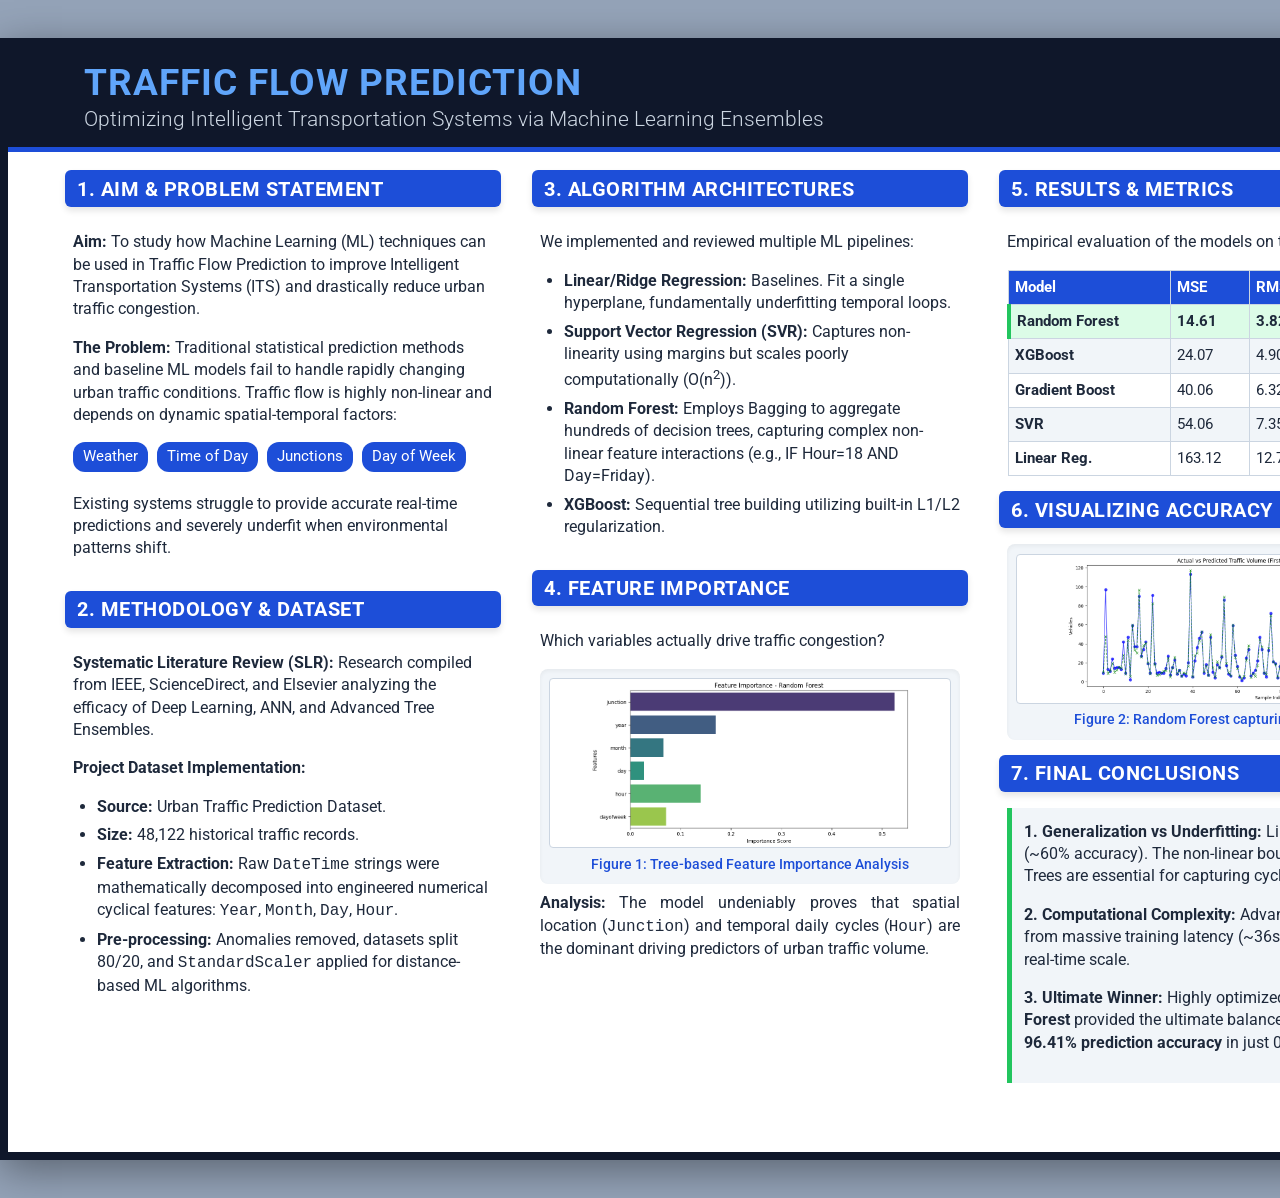
<file: poster.html>
<!DOCTYPE html>
<html lang="en">
<head>
    <meta charset="UTF-8">
    <meta name="viewport" content="width=device-width, initial-scale=1.0">
    <title>Traffic Flow Prediction - ML Poster</title>
    <link href="https://fonts.googleapis.com/css2?family=Roboto:wght@300;400;500;700&display=swap" rel="stylesheet">
    <style>
        :root {
            --primary: #0f172a;
            --secondary: #1d4ed8;
            --accent: #22c55e;
            --dark: #1e293b;
            --light: #f1f5f9;
            --white: #ffffff;
        }
        
        * { box-sizing: border-box; }
        
        body {
            font-family: 'Roboto', sans-serif;
            margin: 0;
            padding: 0;
            background-color: #94a3b8;
            color: var(--dark);
        }

        /* A3 Landscape Poster Wrapper */
        .poster {
            width: 42cm;
            height: 29.7cm;
            background: var(--white);
            margin: 1cm auto;
            display: flex;
            flex-direction: column;
            box-shadow: 0 10px 40px rgba(0,0,0,0.4);
            position: relative;
            overflow: hidden;
            border: 8px solid var(--primary);
        }

        /* Print overrides */
        @page {
            margin: 0;
        }

        @media print {
            body { background: white; -webkit-print-color-adjust: exact; print-color-adjust: exact; margin: 0; }
            .poster { 
                margin: 0; 
                width: 100vw; 
                height: 100vh; 
                box-shadow: none; 
                border: none;
            }
        }

        /* Header */
        .header {
            display: flex;
            align-items: center;
            justify-content: space-between;
            background: var(--primary);
            color: var(--white);
            padding: 0 2cm;
            height: 2.8cm;
            border-bottom: 5px solid var(--secondary);
        }
        
        .header-text h1 {
            margin: 0;
            font-size: 2.3rem;
            font-weight: 700;
            letter-spacing: 1px;
            color: #60a5fa;
            text-transform: uppercase;
        }
        
        .header-text h2 {
            margin: 0.2rem 0 0 0;
            font-size: 1.3rem;
            font-weight: 300;
            color: #cbd5e1;
        }

        .header-logo {
            height: 100%;
            display: flex;
            align-items: center;
        }

        .header-logo img {
            height: 75px;
            border-radius: 8px;
            background: white;
            padding: 5px;
        }

        /* Grid Layout */
        .grid-container {
            display: grid;
            grid-template-columns: 1fr 1fr 1.2fr;
            gap: 0.8cm;
            padding: 0.5cm 1.5cm;
            flex-grow: 1;
        }

        /* Section Cards */
        .section {
            background: var(--white);
            display: flex;
            flex-direction: column;
            margin-bottom: 0.4cm;
        }

        .section-title {
            background: var(--secondary);
            color: var(--white);
            padding: 0.4rem 0.8rem;
            font-size: 1.25rem;
            font-weight: 700;
            text-transform: uppercase;
            border-radius: 6px;
            margin-top: 0;
            margin-bottom: 0.5rem;
            box-shadow: 0 4px 6px rgba(0,0,0,0.1);
            letter-spacing: 0.5px;
        }

        .section-content {
            font-size: 1rem;
            line-height: 1.4;
            padding: 0 0.5rem;
        }

        ul { margin-top: 0.3rem; padding-left: 1.5rem; }
        li { margin-bottom: 0.4rem; }

        /* Tables */
        table {
            width: 100%;
            border-collapse: collapse;
            margin-top: 0.2rem;
            font-size: 0.95rem;
        }
        th, td { border: 1px solid #cbd5e1; padding: 6px; text-align: left; }
        th { background-color: var(--secondary); color: white; }
        tr:nth-child(even) { background-color: var(--light); }
        .highlight { background-color: #dcfce7 !important; font-weight: bold; border-left: 4px solid var(--accent); }

        /* Images */
        .img-card {
            display: flex;
            flex-direction: column;
            align-items: center;
            background: var(--light);
            padding: 0.6rem;
            border-radius: 8px;
            margin-top: 0.5rem;
            box-shadow: inset 0 2px 4px rgba(0,0,0,0.05);
        }
        .img-card img {
            width: 100%;
            max-height: 170px;
            object-fit: contain;
            border: 1px solid #cbd5e1;
            border-radius: 4px;
            background: white;
        }
        .img-caption {
            margin-top: 0.4rem;
            font-size: 0.9rem;
            font-weight: 500;
            text-align: center;
            color: var(--secondary);
        }

        .badge {
            background: var(--secondary);
            color: white;
            padding: 4px 10px;
            border-radius: 12px;
            font-size: 0.95rem;
            display: inline-block;
            margin-right: 5px;
            margin-bottom: 5px;
        }

        .highlight-box {
            background: var(--light);
            border-left: 5px solid var(--accent);
            padding: 0.8rem;
            border-radius: 0 8px 8px 0;
            margin-top: 0.5rem;
        }

    </style>
</head>
<body>

    <div class="poster">
        
        <!-- HEADER -->
        <header class="header">
            <div class="header-text">
                <h1>Traffic Flow Prediction</h1>
                <h2>Optimizing Intelligent Transportation Systems via Machine Learning Ensembles</h2>
            </div>
            <div class="header-logo">
                <img src="graphs/title_image.jpg" alt="Machine Learning Diagram">
            </div>
        </header>

        <!-- 3-COLUMN GRID -->
        <div class="grid-container">
            
            <!-- COLUMN 1: INTRO & DATA -->
            <div class="column">
                
                <div class="section">
                    <h3 class="section-title">1. Aim & Problem Statement</h3>
                    <div class="section-content">
                        <p><strong>Aim:</strong> To study how Machine Learning (ML) techniques can be used in Traffic Flow Prediction to improve Intelligent Transportation Systems (ITS) and drastically reduce urban traffic congestion.</p>
                        <p><strong>The Problem:</strong> Traditional statistical prediction methods and baseline ML models fail to handle rapidly changing urban traffic conditions. Traffic flow is highly non-linear and depends on dynamic spatial-temporal factors:</p>
                        <div style="margin: 1rem 0;">
                            <span class="badge">Weather</span> <span class="badge">Time of Day</span> <span class="badge">Junctions</span> <span class="badge">Day of Week</span>
                        </div>
                        <p>Existing systems struggle to provide accurate real-time predictions and severely underfit when environmental patterns shift.</p>
                    </div>
                </div>

                <div class="section">
                    <h3 class="section-title">2. Methodology & Dataset</h3>
                    <div class="section-content">
                        <p><strong>Systematic Literature Review (SLR):</strong> Research compiled from IEEE, ScienceDirect, and Elsevier analyzing the efficacy of Deep Learning, ANN, and Advanced Tree Ensembles.</p>
                        <p><strong>Project Dataset Implementation:</strong></p>
                        <ul>
                            <li><strong>Source:</strong> Urban Traffic Prediction Dataset.</li>
                            <li><strong>Size:</strong> 48,122 historical traffic records.</li>
                            <li><strong>Feature Extraction:</strong> Raw <code>DateTime</code> strings were mathematically decomposed into engineered numerical cyclical features: <code>Year</code>, <code>Month</code>, <code>Day</code>, <code>Hour</code>.</li>
                            <li><strong>Pre-processing:</strong> Anomalies removed, datasets split 80/20, and <code>StandardScaler</code> applied for distance-based ML algorithms.</li>
                        </ul>
                    </div>
                </div>

            </div>

            <!-- COLUMN 2: MODELS & VISUALS -->
            <div class="column">
                
                <div class="section">
                    <h3 class="section-title">3. Algorithm Architectures</h3>
                    <div class="section-content">
                        <p>We implemented and reviewed multiple ML pipelines:</p>
                        <ul>
                            <li><strong>Linear/Ridge Regression:</strong> Baselines. Fit a single hyperplane, fundamentally underfitting temporal loops.</li>
                            <li><strong>Support Vector Regression (SVR):</strong> Captures non-linearity using margins but scales poorly computationally (O(n<sup>2</sup>)).</li>
                            <li><strong>Random Forest:</strong> Employs Bagging to aggregate hundreds of decision trees, capturing complex non-linear feature interactions (e.g., IF Hour=18 AND Day=Friday).</li>
                            <li><strong>XGBoost:</strong> Sequential tree building utilizing built-in L1/L2 regularization.</li>
                        </ul>
                    </div>
                </div>

                <div class="section">
                    <h3 class="section-title">4. Feature Importance</h3>
                    <div class="section-content">
                        <p>Which variables actually drive traffic congestion?</p>
                        <div class="img-card">
                            <img src="graphs/feature_importance.png" alt="Feature Importance">
                            <div class="img-caption">Figure 1: Tree-based Feature Importance Analysis</div>
                        </div>
                        <p style="margin-top: 0.5rem; text-align: justify;"><strong>Analysis:</strong> The model undeniably proves that spatial location (<code>Junction</code>) and temporal daily cycles (<code>Hour</code>) are the dominant driving predictors of urban traffic volume.</p>
                    </div>
                </div>

            </div>

            <!-- COLUMN 3: RESULTS & CONCLUSION -->
            <div class="column">
                
                <div class="section">
                    <h3 class="section-title">5. Results & Metrics</h3>
                    <div class="section-content">
                        <p>Empirical evaluation of the models on the 20% validation split:</p>
                        <table>
                            <thead>
                                <tr>
                                    <th>Model</th>
                                    <th>MSE</th>
                                    <th>RMSE</th>
                                    <th>R² Score</th>
                                    <th>Latency</th>
                                </tr>
                            </thead>
                            <tbody>
                                <tr class="highlight">
                                    <td><strong>Random Forest</strong></td>
                                    <td>14.61</td>
                                    <td>3.82</td>
                                    <td>0.9641</td>
                                    <td>0.35s</td>
                                </tr>
                                <tr>
                                    <td><strong>XGBoost</strong></td>
                                    <td>24.07</td>
                                    <td>4.90</td>
                                    <td>0.9409</td>
                                    <td>0.27s</td>
                                </tr>
                                <tr>
                                    <td><strong>Gradient Boost</strong></td>
                                    <td>40.06</td>
                                    <td>6.32</td>
                                    <td>0.9017</td>
                                    <td>1.39s</td>
                                </tr>
                                <tr>
                                    <td><strong>SVR</strong></td>
                                    <td>54.06</td>
                                    <td>7.35</td>
                                    <td>0.8673</td>
                                    <td>36.28s</td>
                                </tr>
                                <tr>
                                    <td><strong>Linear Reg.</strong></td>
                                    <td>163.12</td>
                                    <td>12.77</td>
                                    <td>0.5997</td>
                                    <td>0.02s</td>
                                </tr>
                            </tbody>
                        </table>
                    </div>
                </div>

                <div class="section">
                    <h3 class="section-title">6. Visualizing Accuracy</h3>
                    <div class="section-content">
                        <div class="img-card">
                            <img src="graphs/actual_vs_predicted_rf.png" alt="Actual vs Predicted" style="max-height: 150px;">
                            <div class="img-caption">Figure 2: Random Forest capturing non-linear traffic spikes</div>
                        </div>
                    </div>
                </div>

                <div class="section">
                    <h3 class="section-title">7. Final Conclusions</h3>
                    <div class="section-content">
                        <div class="highlight-box">
                            <p style="margin-top: 0;"><strong>1. Generalization vs Underfitting:</strong> Linear models failed entirely (~60% accuracy). The non-linear boundaries created by Decision Trees are essential for capturing cyclical traffic data.</p>
                            <p><strong>2. Computational Complexity:</strong> Advanced models like SVR suffered from massive training latency (~36s), rendering them unviable for real-time scale. </p>
                            <p><strong>3. Ultimate Winner:</strong> Highly optimized tree ensembles like <strong>Random Forest</strong> provided the ultimate balance, achieving a commanding <strong>96.41% prediction accuracy</strong> in just 0.35 seconds.</p>
                        </div>
                    </div>
                </div>

            </div>

        </div>
    </div>

</body>
</html>
</file>
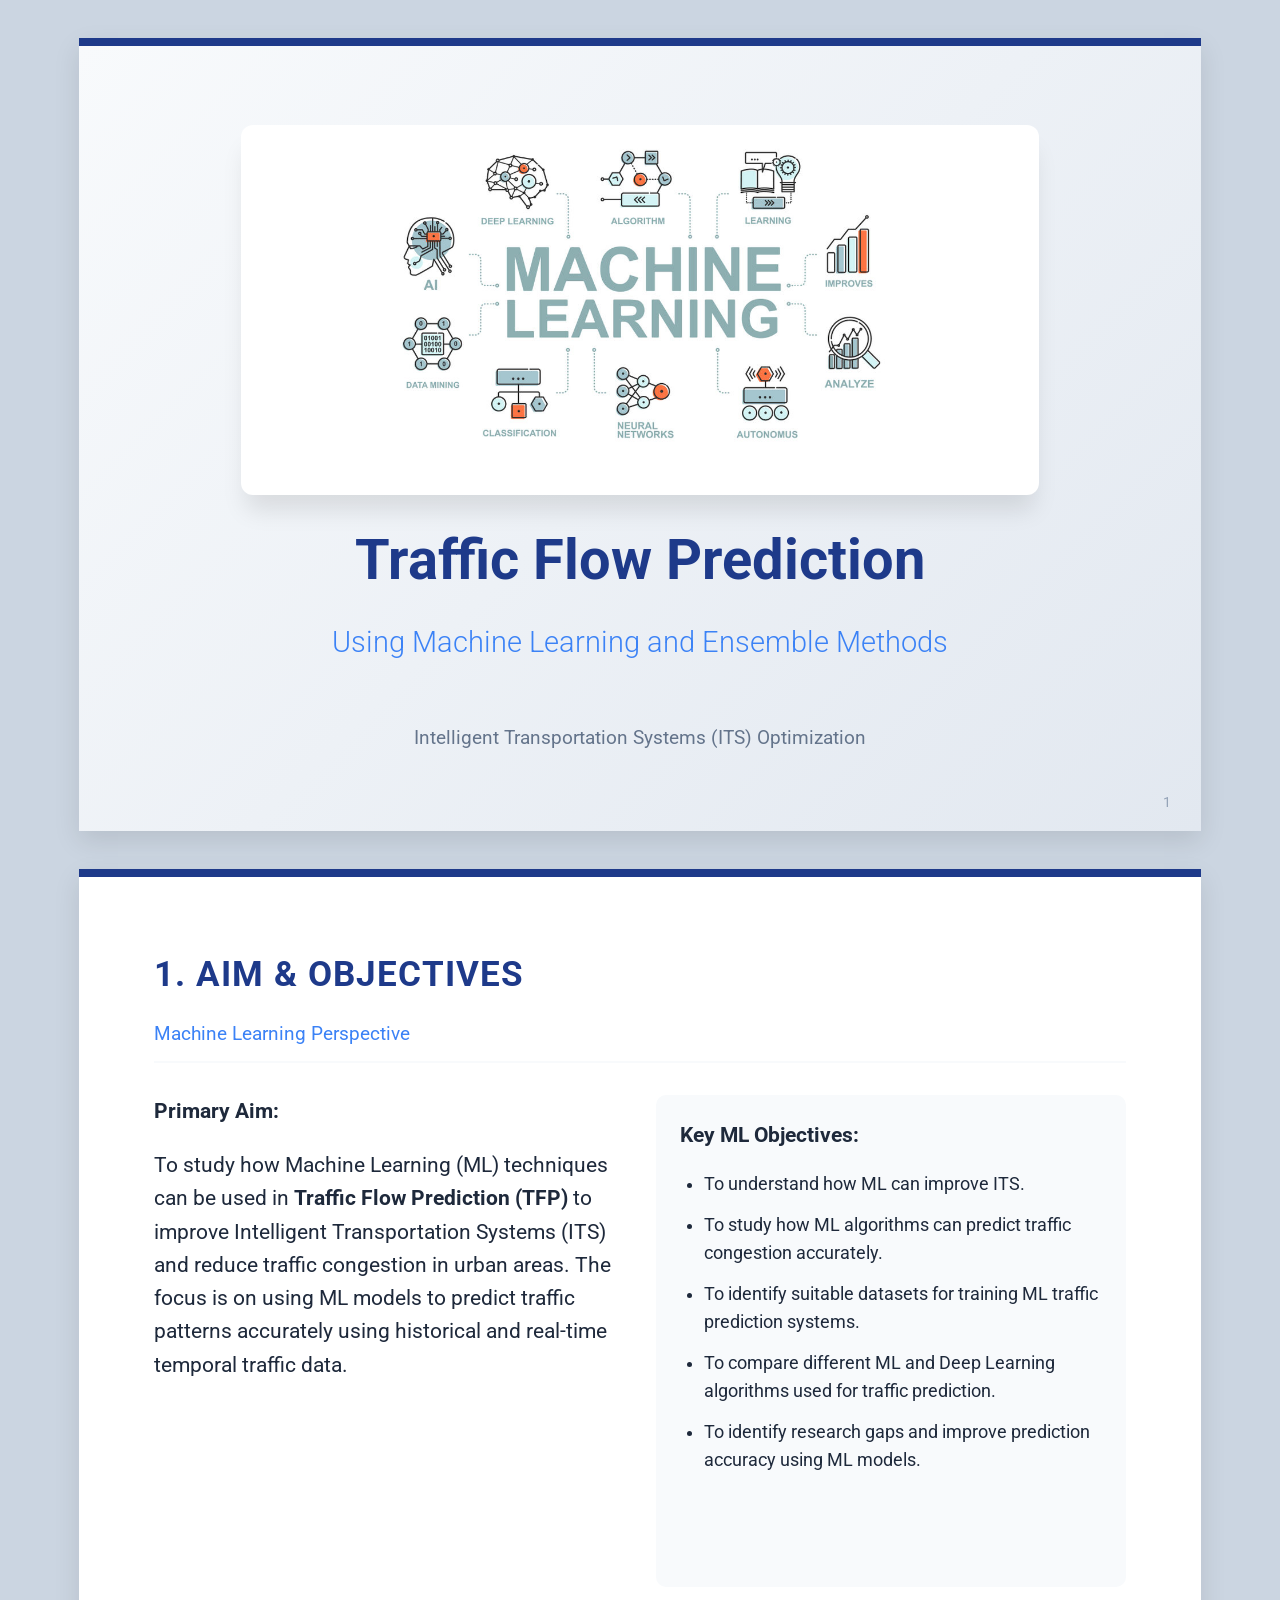
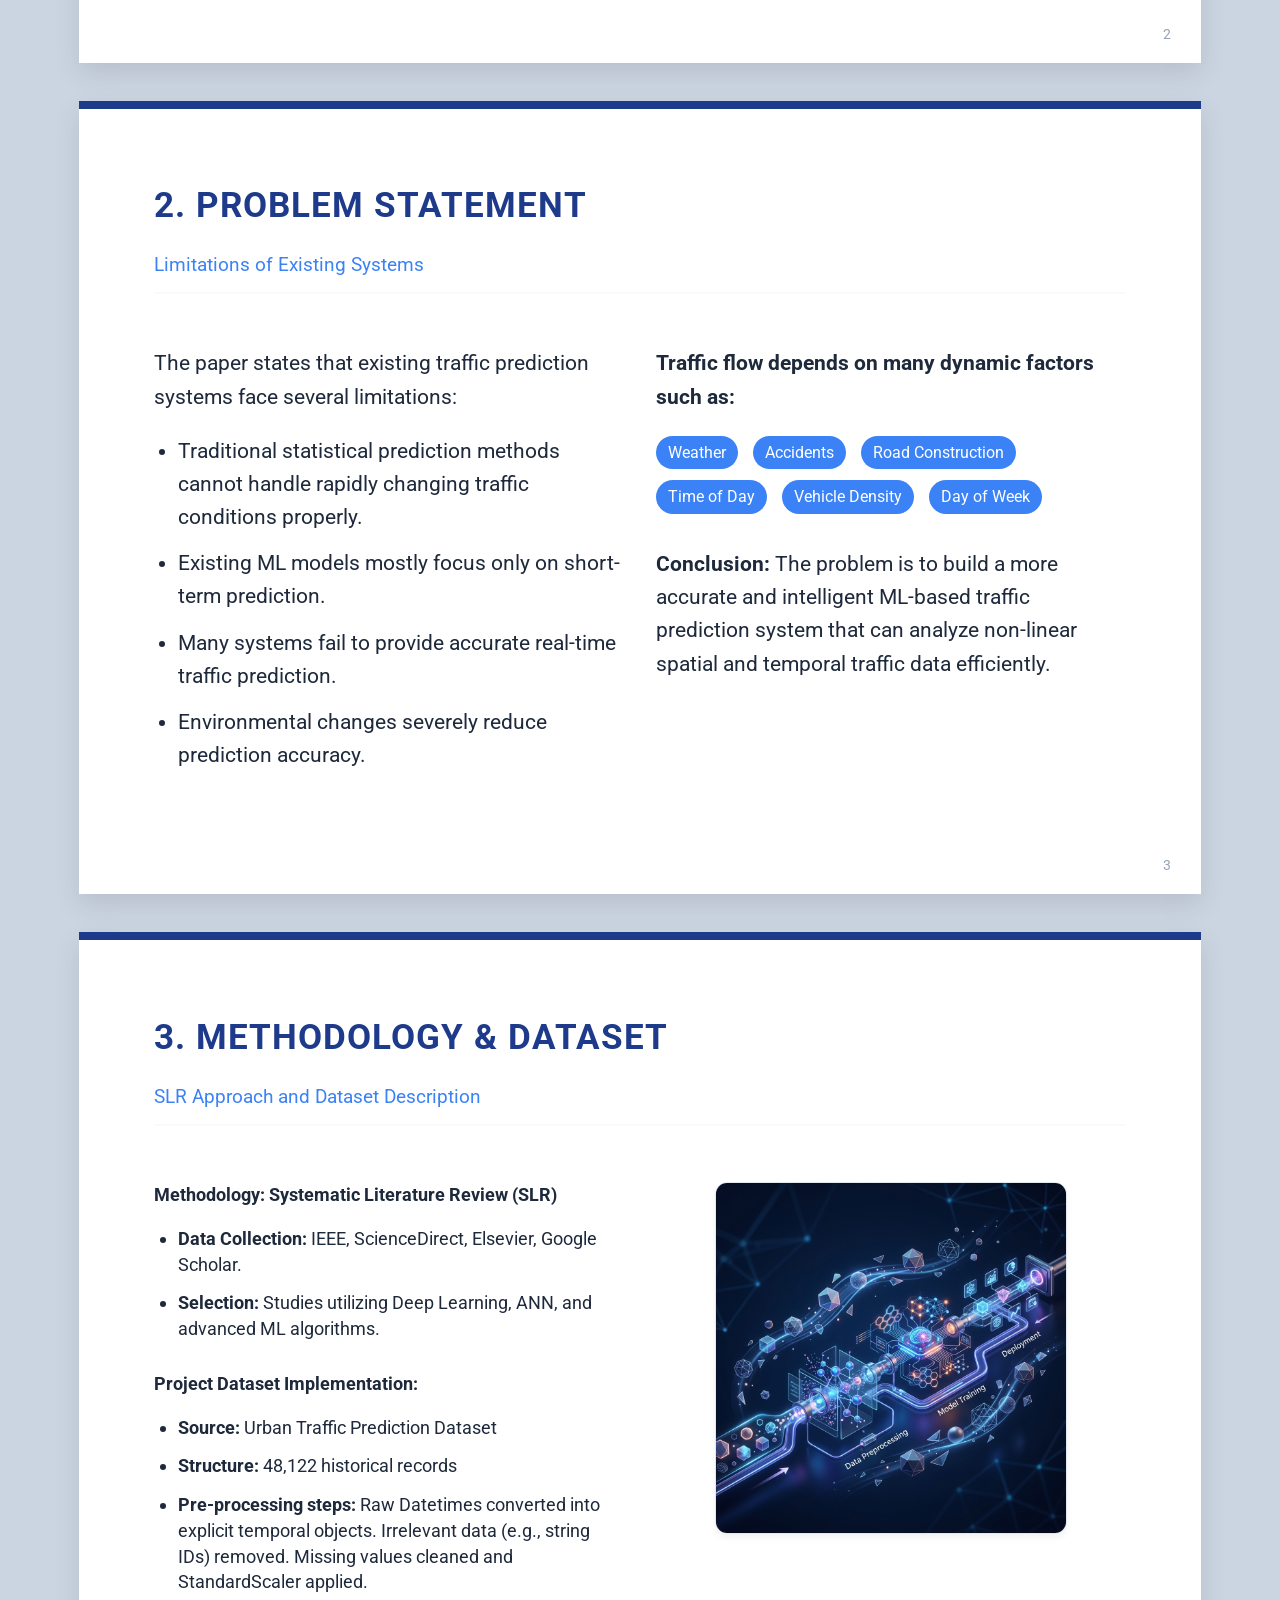
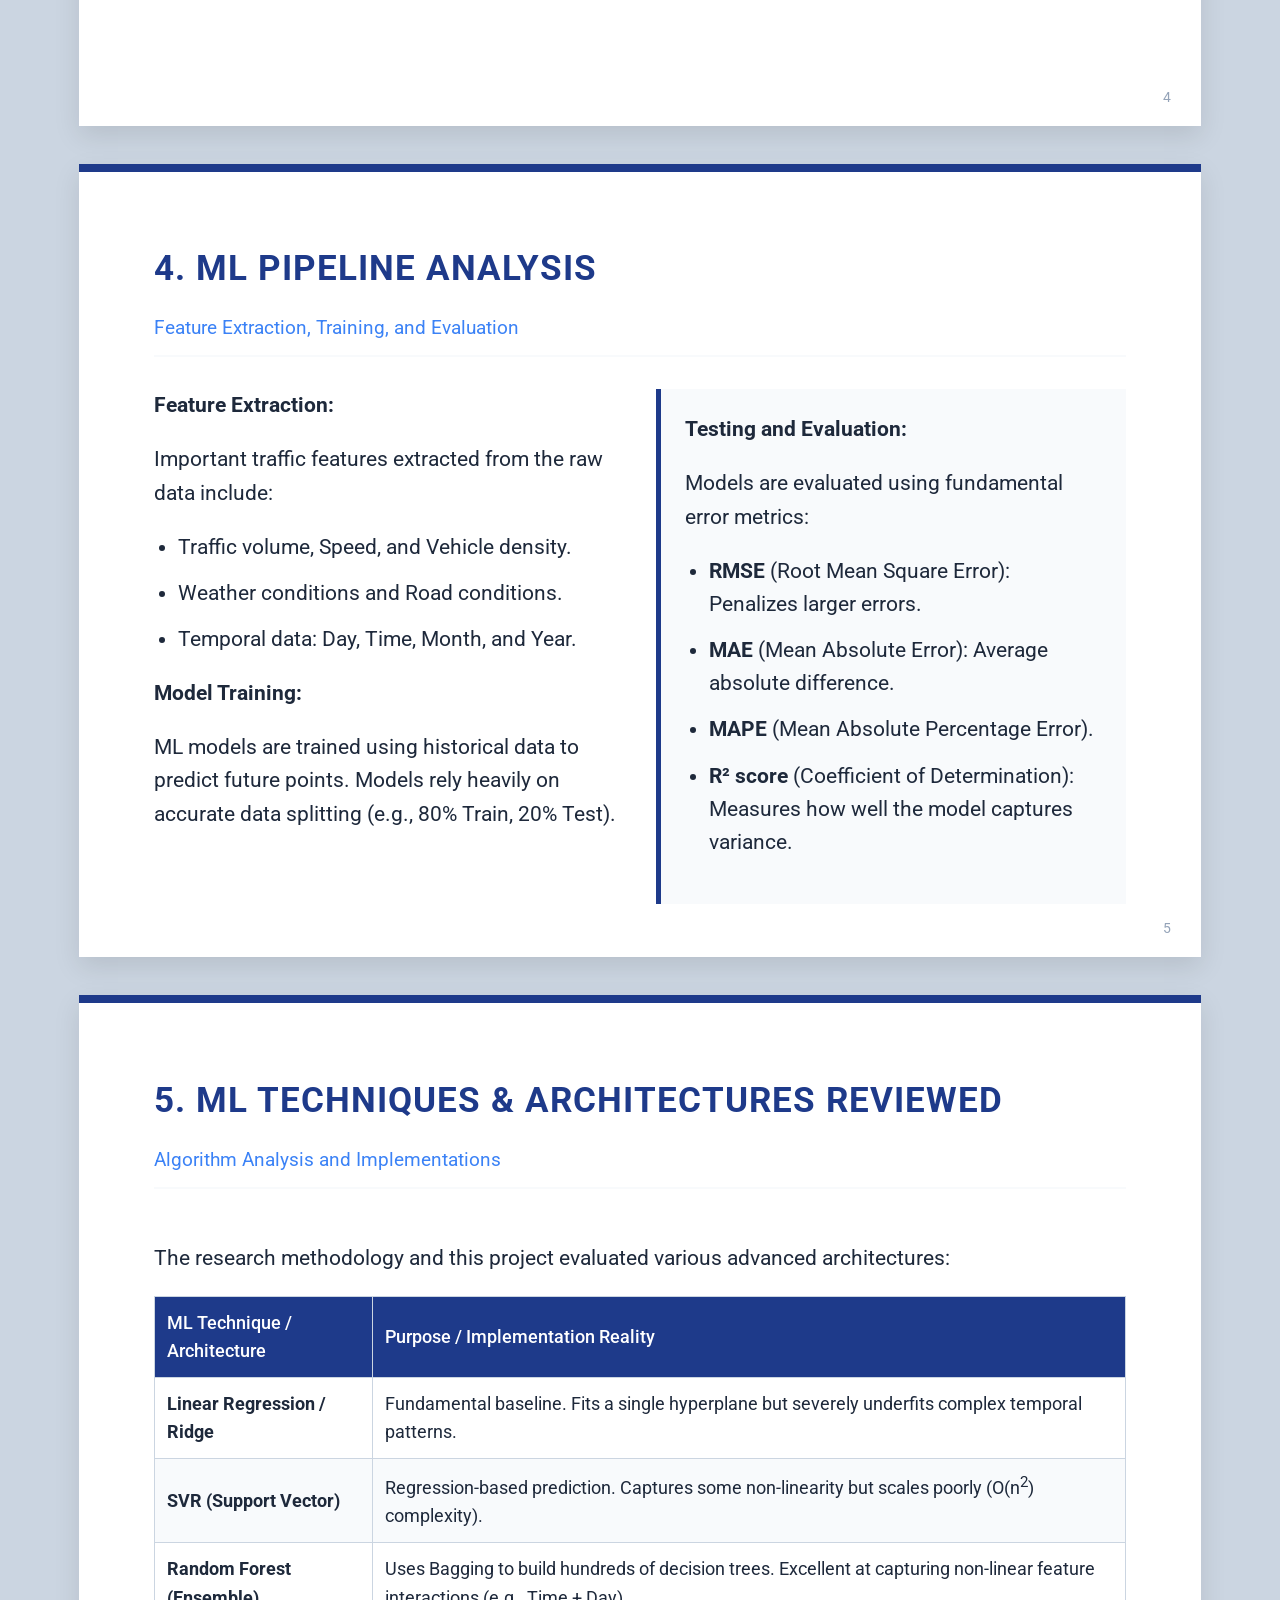
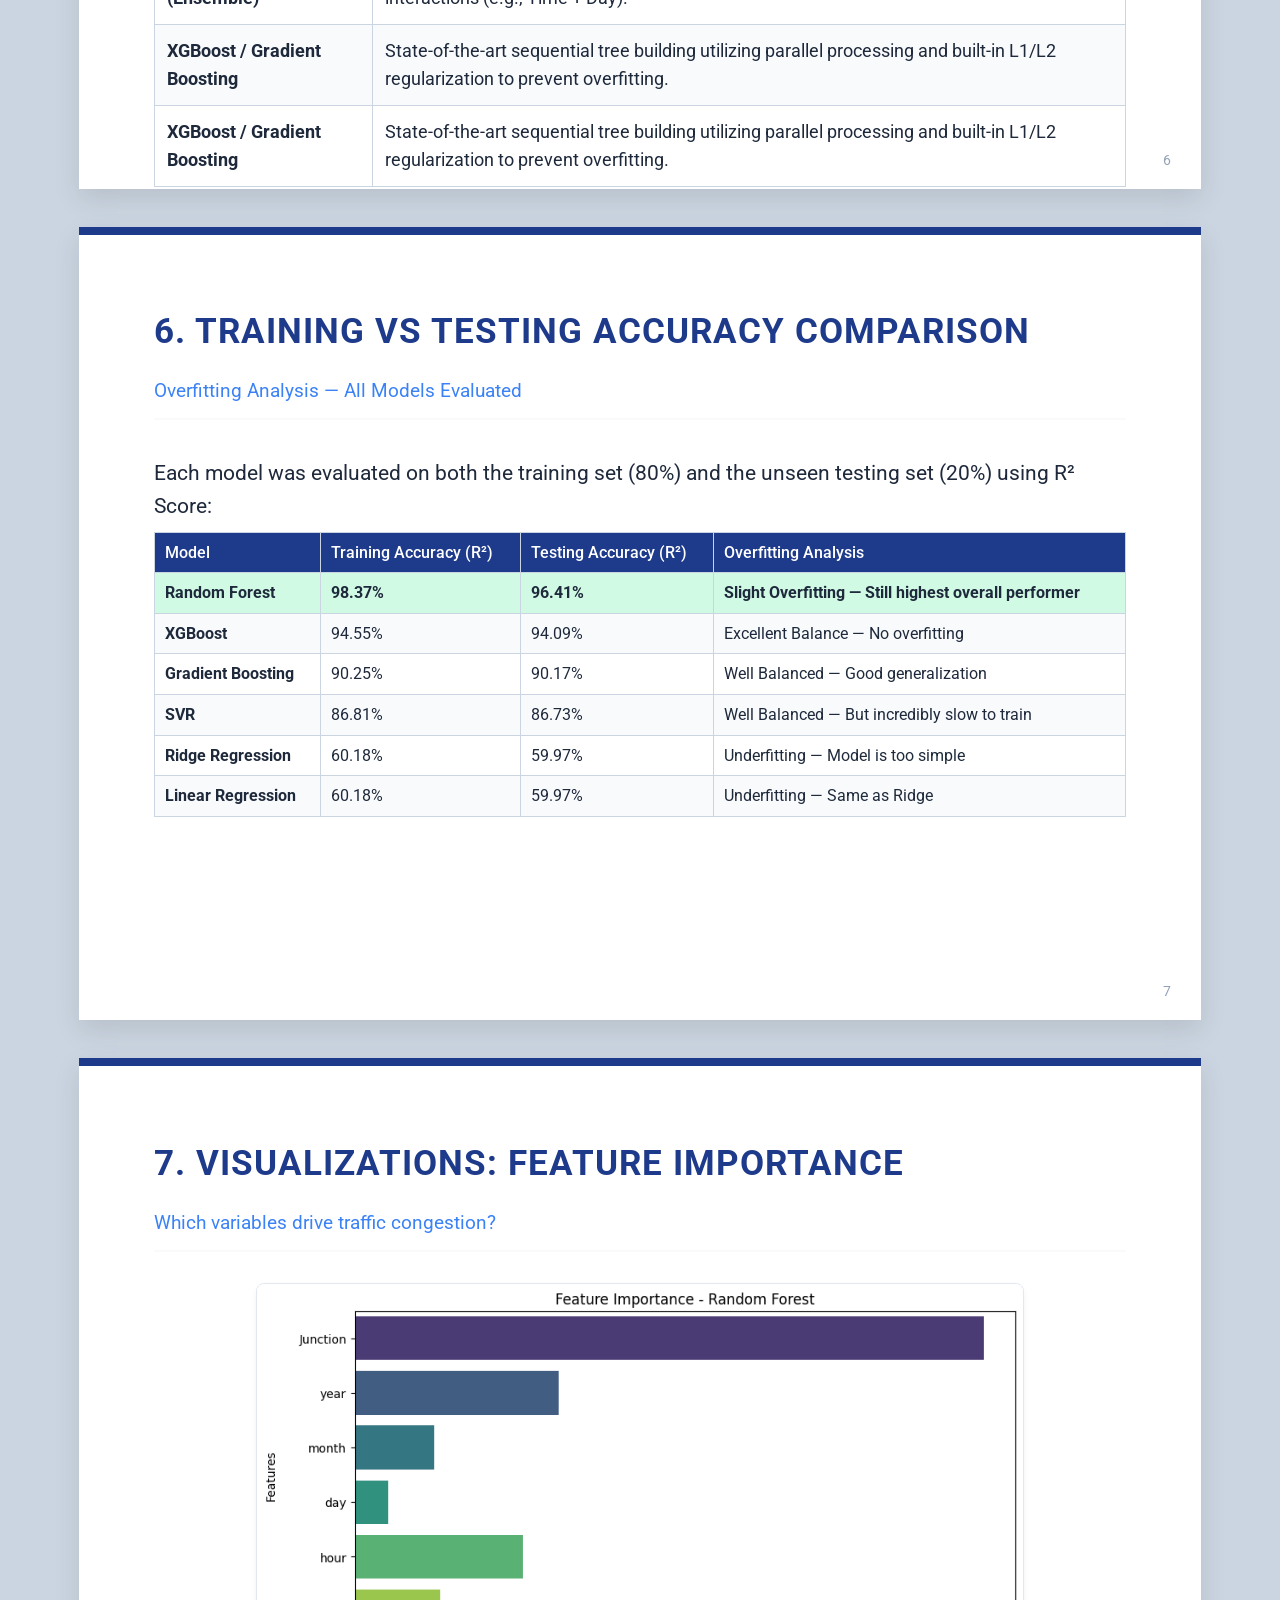
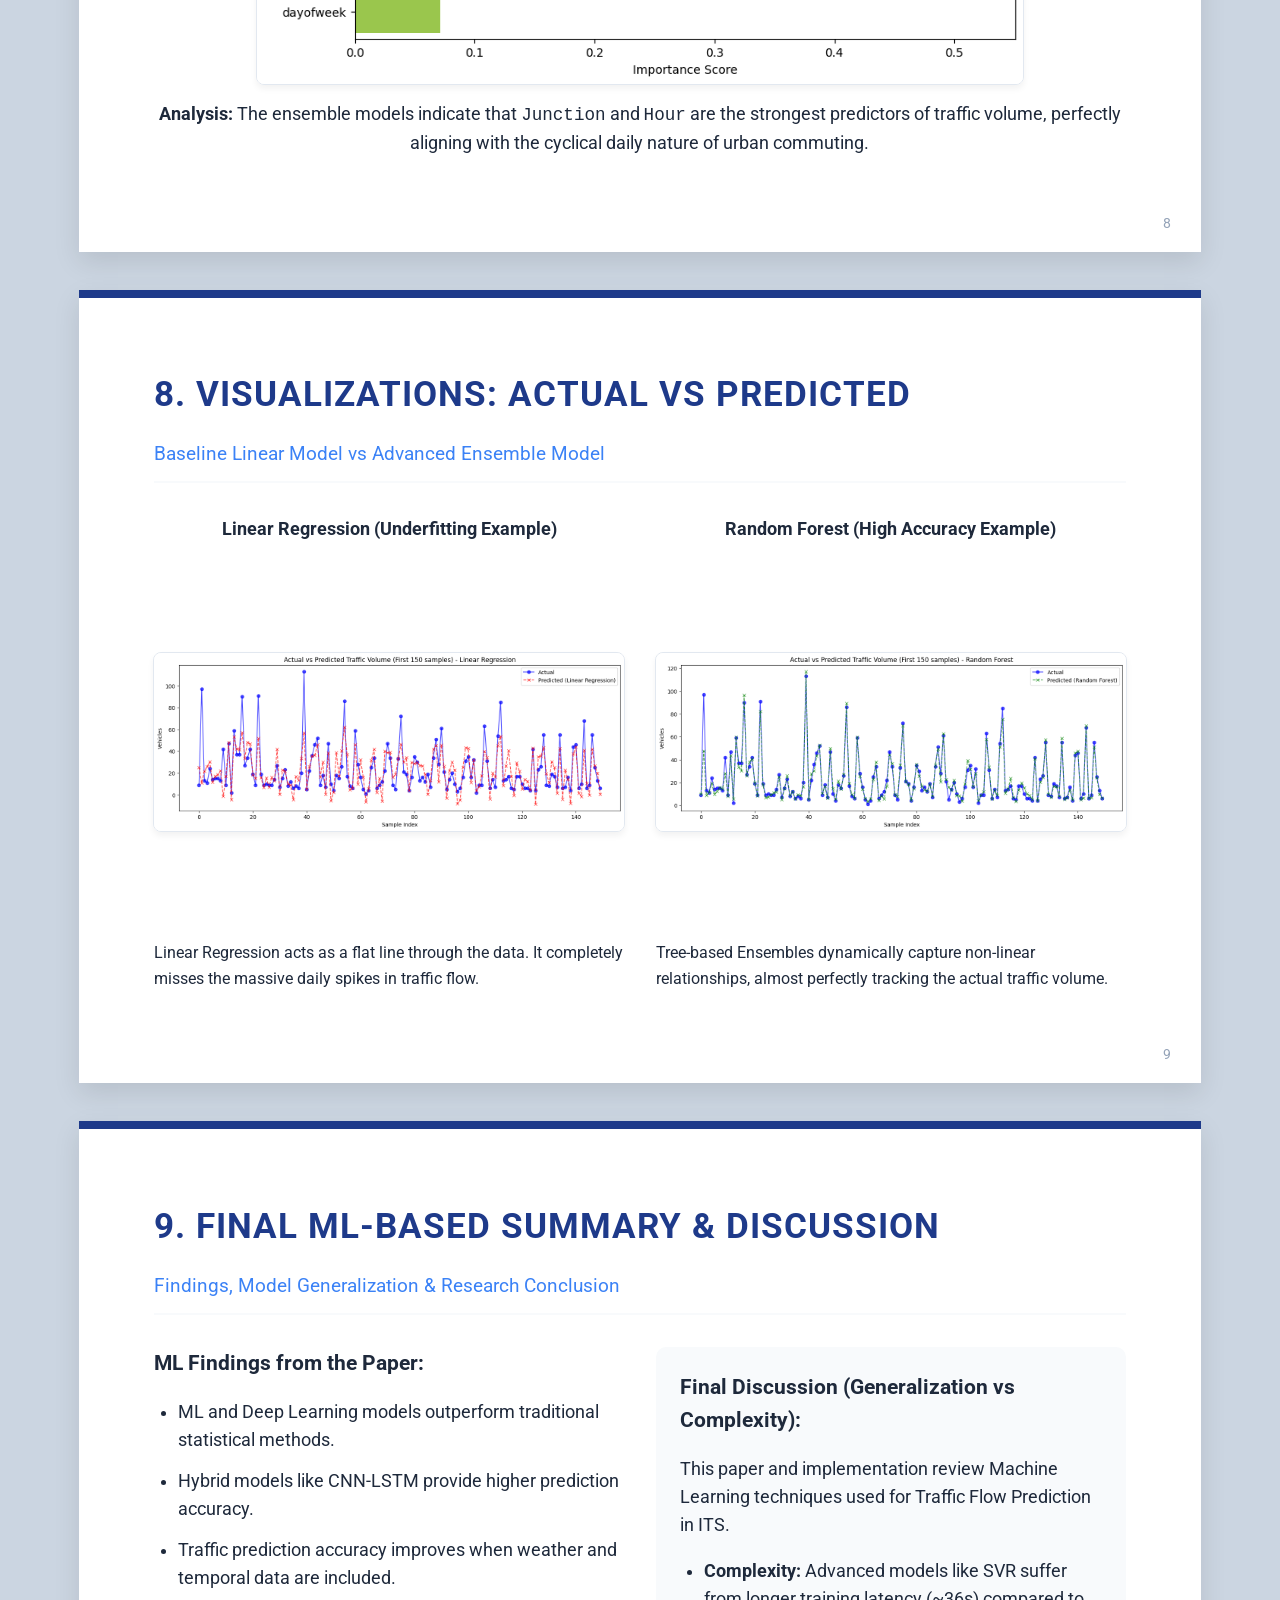
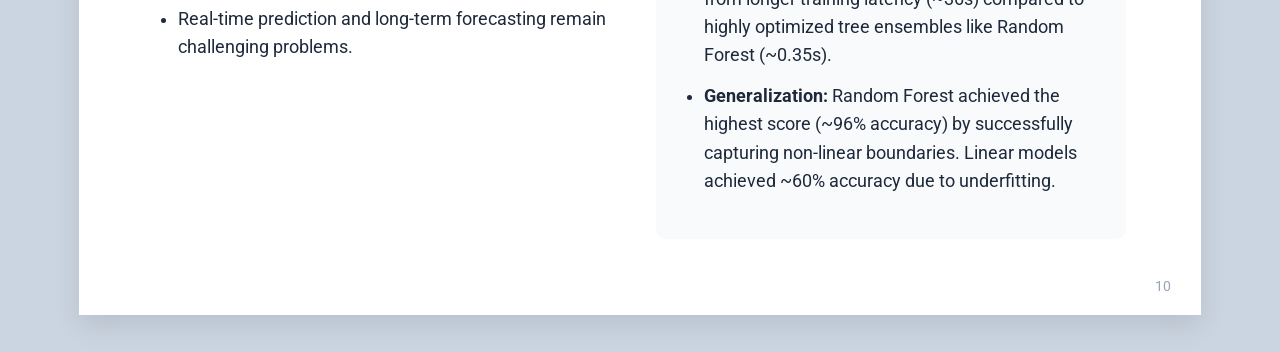
<file: presentation.html>
<!DOCTYPE html>
<html lang="en">
<head>
    <meta charset="UTF-8">
    <meta name="viewport" content="width=device-width, initial-scale=1.0">
    <title>Traffic Flow Prediction - ML Project Presentation</title>
    <link href="https://fonts.googleapis.com/css2?family=Roboto:wght@300;400;500;700&display=swap" rel="stylesheet">
    <style>
        /* Base Styles */
        :root {
            --primary: #1e3a8a;
            --secondary: #3b82f6;
            --accent: #10b981;
            --dark: #1e293b;
            --light: #f8fafc;
        }
        
        body {
            font-family: 'Roboto', sans-serif;
            background-color: #cbd5e1; /* visible outside print */
            margin: 0;
            padding: 0;
            color: var(--dark);
        }

        /* Slide Container */
        .slide {
            width: 29.7cm; /* A4 Landscape width */
            height: 21cm;  /* A4 Landscape height */
            background: #ffffff;
            margin: 1cm auto;
            padding: 2cm;
            box-sizing: border-box;
            box-shadow: 0 10px 25px rgba(0,0,0,0.1);
            position: relative;
            display: flex;
            flex-direction: column;
            overflow: hidden;
            border-top: 8px solid var(--primary);
        }

        /* Print Settings (Ctrl + P) */
        @page {
            size: A4 landscape;
            margin: 0;
        }

        @media print {
            body { background: white; -webkit-print-color-adjust: exact; print-color-adjust: exact; }
            .slide { 
                box-shadow: none; 
                margin: 0; 
                width: 100vw; 
                height: 100vh; 
                page-break-after: always; 
                border-top: 10px solid var(--primary);
            }
        }

        /* Typography & Layout */
        .slide-title {
            color: var(--primary);
            font-size: 2.2rem;
            font-weight: 700;
            margin-top: 0;
            margin-bottom: 0.5rem;
            text-transform: uppercase;
            letter-spacing: 1px;
        }

        .slide-subtitle {
            color: var(--secondary);
            font-size: 1.2rem;
            margin-bottom: 2rem;
            font-weight: 400;
            border-bottom: 2px solid var(--light);
            padding-bottom: 1rem;
        }

        .content {
            flex-grow: 1;
            font-size: 1.3rem;
            line-height: 1.6;
        }

        ul {
            padding-left: 1.5rem;
        }

        li {
            margin-bottom: 0.8rem;
        }

        /* Grid Layouts */
        .grid-2 {
            display: grid;
            grid-template-columns: 1fr 1fr;
            gap: 2rem;
            height: 100%;
        }

        /* Tables */
        table {
            width: 100%;
            border-collapse: collapse;
            margin-top: 1rem;
            font-size: 1.1rem;
        }
        
        th, td {
            border: 1px solid #cbd5e1;
            padding: 12px;
            text-align: left;
        }
        
        th {
            background-color: var(--primary);
            color: white;
            font-weight: 500;
        }

        tr:nth-child(even) { background-color: var(--light); }
        .highlight { background-color: #d1fae5 !important; font-weight: bold;}

        /* Compact table variant for tight slides */
        .table-compact th, .table-compact td {
            padding: 7px 10px;
            font-size: 1rem;
        }

        /* Images */
        .img-container {
            display: flex;
            justify-content: center;
            align-items: center;
            width: 100%;
            height: 100%;
            max-height: 400px;
        }
        
        .img-container img {
            max-width: 100%;
            max-height: 100%;
            object-fit: cover;
            border: 1px solid #e2e8f0;
            border-radius: 8px;
            box-shadow: 0 4px 6px rgba(0,0,0,0.05);
        }

        /* Custom UI Elements */
        .badge {
            background: var(--secondary);
            color: white;
            padding: 4px 12px;
            border-radius: 20px;
            font-size: 1rem;
            display: inline-block;
            margin-right: 10px;
            margin-bottom: 10px;
        }

        .slide-number {
            position: absolute;
            bottom: 20px;
            right: 30px;
            color: #94a3b8;
            font-size: 0.9rem;
        }

        /* Title Slide Special Format */
        .title-slide {
            justify-content: center;
            align-items: center;
            text-align: center;
            background: linear-gradient(135deg, #f8fafc 0%, #e2e8f0 100%);
        }
        .title-slide h1 {
            font-size: 3.5rem;
            color: var(--primary);
            margin-bottom: 0.5rem;
            margin-top: 2rem;
        }
        .title-slide h2 {
            font-size: 1.8rem;
            color: var(--secondary);
            font-weight: 300;
        }
        .title-image {
            width: 80%;
            max-height: 350px;
            border-radius: 12px;
            object-fit: contain;
            box-shadow: 0 20px 25px -5px rgba(0, 0, 0, 0.1);
            margin-top: 1rem;
        }
    </style>
</head>
<body>

    <!-- Slide 1: Title -->
    <div class="slide title-slide">
        <img src="graphs/title_image.jpg" alt="Machine Learning Diagram" class="title-image" style="background: white; padding: 10px;">
        <h1>Traffic Flow Prediction</h1>
        <h2>Using Machine Learning and Ensemble Methods</h2>
        <div style="margin-top: 1.5rem;">
            <p style="font-size: 1.2rem; color: #64748b;">Intelligent Transportation Systems (ITS) Optimization</p>
        </div>
        <div class="slide-number">1</div>
    </div>

    <!-- Slide 2: Aim & Objectives -->
    <div class="slide">
        <h2 class="slide-title">1. Aim & Objectives</h2>
        <h3 class="slide-subtitle">Machine Learning Perspective</h3>
        <div class="content grid-2">
            <div>
                <strong>Primary Aim:</strong>
                <p>To study how Machine Learning (ML) techniques can be used in <strong>Traffic Flow Prediction (TFP)</strong> to improve Intelligent Transportation Systems (ITS) and reduce traffic congestion in urban areas. The focus is on using ML models to predict traffic patterns accurately using historical and real-time temporal traffic data.</p>
            </div>
            <div style="background: var(--light); padding: 1.5rem; border-radius: 10px;">
                <strong>Key ML Objectives:</strong>
                <ul style="font-size: 1.1rem; line-height: 1.6;">
                    <li>To understand how ML can improve ITS.</li>
                    <li>To study how ML algorithms can predict traffic congestion accurately.</li>
                    <li>To identify suitable datasets for training ML traffic prediction systems.</li>
                    <li>To compare different ML and Deep Learning algorithms used for traffic prediction.</li>
                    <li>To identify research gaps and improve prediction accuracy using ML models.</li>
                </ul>
            </div>
        </div>
        <div class="slide-number">2</div>
    </div>

    <!-- Slide 3: Problem Statement -->
    <div class="slide">
        <h2 class="slide-title">2. Problem Statement</h2>
        <h3 class="slide-subtitle">Limitations of Existing Systems</h3>
        <div class="content grid-2">
            <div>
                <p>The paper states that existing traffic prediction systems face several limitations:</p>
                <ul>
                    <li>Traditional statistical prediction methods cannot handle rapidly changing traffic conditions properly.</li>
                    <li>Existing ML models mostly focus only on short-term prediction.</li>
                    <li>Many systems fail to provide accurate real-time traffic prediction.</li>
                    <li>Environmental changes severely reduce prediction accuracy.</li>
                </ul>
            </div>
            <div>
                <p><strong>Traffic flow depends on many dynamic factors such as:</strong></p>
                <span class="badge">Weather</span>
                <span class="badge">Accidents</span>
                <span class="badge">Road Construction</span>
                <span class="badge">Time of Day</span>
                <span class="badge">Vehicle Density</span>
                <span class="badge">Day of Week</span>
                <p style="margin-top: 1.5rem;"><strong>Conclusion:</strong> The problem is to build a more accurate and intelligent ML-based traffic prediction system that can analyze non-linear spatial and temporal traffic data efficiently.</p>
            </div>
        </div>
        <div class="slide-number">3</div>
    </div>

    <!-- Slide 4: Methodology & Data -->
    <div class="slide">
        <h2 class="slide-title">3. Methodology & Dataset</h2>
        <h3 class="slide-subtitle">SLR Approach and Dataset Description</h3>
        <div class="content grid-2">
            <div style="display: flex; flex-direction: column; justify-content: center; font-size: 1.15rem; line-height: 1.4;">
                <strong>Methodology: Systematic Literature Review (SLR)</strong>
                <ul style="margin-bottom: 1rem;">
                    <li><strong>Data Collection:</strong> IEEE, ScienceDirect, Elsevier, Google Scholar.</li>
                    <li><strong>Selection:</strong> Studies utilizing Deep Learning, ANN, and advanced ML algorithms.</li>
                </ul>
                
                <strong>Project Dataset Implementation:</strong>
                <ul>
                    <li><strong>Source:</strong> Urban Traffic Prediction Dataset</li>
                    <li><strong>Structure:</strong> 48,122 historical records</li>
                    <li><strong>Pre-processing steps:</strong> Raw Datetimes converted into explicit temporal objects. Irrelevant data (e.g., string IDs) removed. Missing values cleaned and StandardScaler applied.</li>
                </ul>
            </div>
            <div class="img-container">
                <img src="graphs/ml_pipeline_concept.png" alt="ML Pipeline Concept" style="border-radius: 12px; max-height: 350px;">
            </div>
        </div>
        <div class="slide-number">4</div>
    </div>

    <!-- Slide 5: ML Pipeline Analysis -->
    <div class="slide">
        <h2 class="slide-title">4. ML Pipeline Analysis</h2>
        <h3 class="slide-subtitle">Feature Extraction, Training, and Evaluation</h3>
        <div class="content grid-2">
            <div>
                <strong>Feature Extraction:</strong>
                <p>Important traffic features extracted from the raw data include:</p>
                <ul>
                    <li>Traffic volume, Speed, and Vehicle density.</li>
                    <li>Weather conditions and Road conditions.</li>
                    <li>Temporal data: Day, Time, Month, and Year.</li>
                </ul>
                
                <strong>Model Training:</strong>
                <p>ML models are trained using historical data to predict future points. Models rely heavily on accurate data splitting (e.g., 80% Train, 20% Test).</p>
            </div>
            <div style="background: var(--light); padding: 1.5rem; border-left: 5px solid var(--primary);">
                <strong>Testing and Evaluation:</strong>
                <p>Models are evaluated using fundamental error metrics:</p>
                <ul>
                    <li><strong>RMSE</strong> (Root Mean Square Error): Penalizes larger errors.</li>
                    <li><strong>MAE</strong> (Mean Absolute Error): Average absolute difference.</li>
                    <li><strong>MAPE</strong> (Mean Absolute Percentage Error).</li>
                    <li><strong>R² score</strong> (Coefficient of Determination): Measures how well the model captures variance.</li>
                </ul>
            </div>
        </div>
        <div class="slide-number">5</div>
    </div>

    <!-- Slide 6: ML Techniques Reviewed -->
    <div class="slide">
        <h2 class="slide-title">5. ML Techniques & Architectures Reviewed</h2>
        <h3 class="slide-subtitle">Algorithm Analysis and Implementations</h3>
        <div class="content">
            <p>The research methodology and this project evaluated various advanced architectures:</p>
            <table>
                <thead>
                    <tr>
                        <th>ML Technique / Architecture</th>
                        <th>Purpose / Implementation Reality</th>
                    </tr>
                </thead>
                <tbody>
                    <tr><td><strong>Linear Regression / Ridge</strong></td><td>Fundamental baseline. Fits a single hyperplane but severely underfits complex temporal patterns.</td></tr>
                    <tr><td><strong>SVR (Support Vector)</strong></td><td>Regression-based prediction. Captures some non-linearity but scales poorly (O(n<sup>2</sup>) complexity).</td></tr>
                    <tr><td><strong>Random Forest (Ensemble)</strong></td><td>Uses Bagging to build hundreds of decision trees. Excellent at capturing non-linear feature interactions (e.g., Time + Day).</td></tr>
                    <tr><td><strong>XGBoost / Gradient Boosting</strong></td><td>State-of-the-art sequential tree building utilizing parallel processing and built-in L1/L2 regularization to prevent overfitting.</td></tr>
                    <tr><td><strong>XGBoost / Gradient Boosting</strong></td><td>State-of-the-art sequential tree building utilizing parallel processing and built-in L1/L2 regularization to prevent overfitting.</td></tr>
                </tbody>
            </table>
        </div>
        <div class="slide-number">6</div>
    </div>

    <!-- Slide 7: Performance Comparison Table -->
    <div class="slide">
        <h2 class="slide-title">6. Training vs Testing Accuracy Comparison</h2>
        <h3 class="slide-subtitle">Overfitting Analysis — All Models Evaluated</h3>
        <div class="content">
            <p style="margin: 0.3rem 0 0.5rem 0;">Each model was evaluated on both the training set (80%) and the unseen testing set (20%) using R² Score:</p>
            <table class="table-compact" style="margin-top: 0.3rem; font-size: 1.05rem; width: 100%;">
                <thead>
                    <tr>
                        <th>Model</th>
                        <th>Training Accuracy (R²)</th>
                        <th>Testing Accuracy (R²)</th>
                        <th>Overfitting Analysis</th>
                    </tr>
                </thead>
                <tbody>
                    <tr class="highlight">
                        <td><strong>Random Forest</strong></td>
                        <td><strong>98.37%</strong></td>
                        <td><strong>96.41%</strong></td>
                        <td>Slight Overfitting — Still highest overall performer</td>
                    </tr>
                    <tr>
                        <td><strong>XGBoost</strong></td>
                        <td>94.55%</td>
                        <td>94.09%</td>
                        <td>Excellent Balance — No overfitting</td>
                    </tr>
                    <tr>
                        <td><strong>Gradient Boosting</strong></td>
                        <td>90.25%</td>
                        <td>90.17%</td>
                        <td>Well Balanced — Good generalization</td>
                    </tr>
                    <tr>
                        <td><strong>SVR</strong></td>
                        <td>86.81%</td>
                        <td>86.73%</td>
                        <td>Well Balanced — But incredibly slow to train</td>
                    </tr>
                    <tr>
                        <td><strong>Ridge Regression</strong></td>
                        <td>60.18%</td>
                        <td>59.97%</td>
                        <td>Underfitting — Model is too simple</td>
                    </tr>
                    <tr>
                        <td><strong>Linear Regression</strong></td>
                        <td>60.18%</td>
                        <td>59.97%</td>
                        <td>Underfitting — Same as Ridge</td>
                    </tr>
                </tbody>
            </table>
        </div>
        <div class="slide-number">7</div>
    </div>

    <!-- Slide 8: Visualization 1 -->
    <div class="slide">
        <h2 class="slide-title">7. Visualizations: Feature Importance</h2>
        <h3 class="slide-subtitle">Which variables drive traffic congestion?</h3>
        <div class="content" style="display: flex; flex-direction: column; align-items: center;">
            <div class="img-container" style="height: 400px; width: 100%;">
                <img src="graphs/feature_importance.png" alt="Feature Importance Graph">
            </div>
            <p style="margin-top: 1rem; text-align: center; font-size: 1.1rem;">
                <strong>Analysis:</strong> The ensemble models indicate that <code>Junction</code> and <code>Hour</code> are the strongest predictors of traffic volume, perfectly aligning with the cyclical daily nature of urban commuting.
            </p>
        </div>
        <div class="slide-number">8</div>
    </div>

    <!-- Slide 9: Visualization 2 -->
    <div class="slide">
        <h2 class="slide-title">8. Visualizations: Actual vs Predicted</h2>
        <h3 class="slide-subtitle">Baseline Linear Model vs Advanced Ensemble Model</h3>
        <div class="content grid-2">
            <div style="display: flex; flex-direction: column;">
                <strong style="text-align: center; margin-bottom: 0.5rem; font-size: 1.1rem;">Linear Regression (Underfitting Example)</strong>
                <div class="img-container">
                    <img src="graphs/actual_vs_predicted_lr.png" alt="LR Graph">
                </div>
                <p style="font-size: 1rem; margin-top: 0.5rem;">Linear Regression acts as a flat line through the data. It completely misses the massive daily spikes in traffic flow.</p>
            </div>
            <div style="display: flex; flex-direction: column;">
                <strong style="text-align: center; margin-bottom: 0.5rem; font-size: 1.1rem;">Random Forest (High Accuracy Example)</strong>
                <div class="img-container">
                    <img src="graphs/actual_vs_predicted_rf.png" alt="RF Graph">
                </div>
                <p style="font-size: 1rem; margin-top: 0.5rem;">Tree-based Ensembles dynamically capture non-linear relationships, almost perfectly tracking the actual traffic volume.</p>
            </div>
        </div>
        <div class="slide-number">9</div>
    </div>

    <!-- Slide 10: Final Analysis & Conclusion -->
    <div class="slide">
        <h2 class="slide-title">9. Final ML-Based Summary & Discussion</h2>
        <h3 class="slide-subtitle">Findings, Model Generalization & Research Conclusion</h3>
        <div class="content grid-2">
            <div>
                <strong>ML Findings from the Paper:</strong>
                <ul style="font-size: 1.1rem;">
                    <li>ML and Deep Learning models outperform traditional statistical methods.</li>
                    <li>Hybrid models like CNN-LSTM provide higher prediction accuracy.</li>
                    <li>Traffic prediction accuracy improves when weather and temporal data are included.</li>
                    <li>Real-time prediction and long-term forecasting remain challenging problems.</li>
                </ul>
            </div>
            <div style="background: var(--light); padding: 1.5rem; border-radius: 10px;">
                <strong>Final Discussion (Generalization vs Complexity):</strong>
                <p style="font-size: 1.1rem;">This paper and implementation review Machine Learning techniques used for Traffic Flow Prediction in ITS.</p>
                <ul style="font-size: 1.1rem;">
                    <li><strong>Complexity:</strong> Advanced models like SVR suffer from longer training latency (~36s) compared to highly optimized tree ensembles like Random Forest (~0.35s).</li>
                    <li><strong>Generalization:</strong> Random Forest achieved the highest score (~96% accuracy) by successfully capturing non-linear boundaries. Linear models achieved ~60% accuracy due to underfitting.</li>
                </ul>
            </div>
        </div>
        <div class="slide-number">10</div>
    </div>

</body>
</html>
</file>
